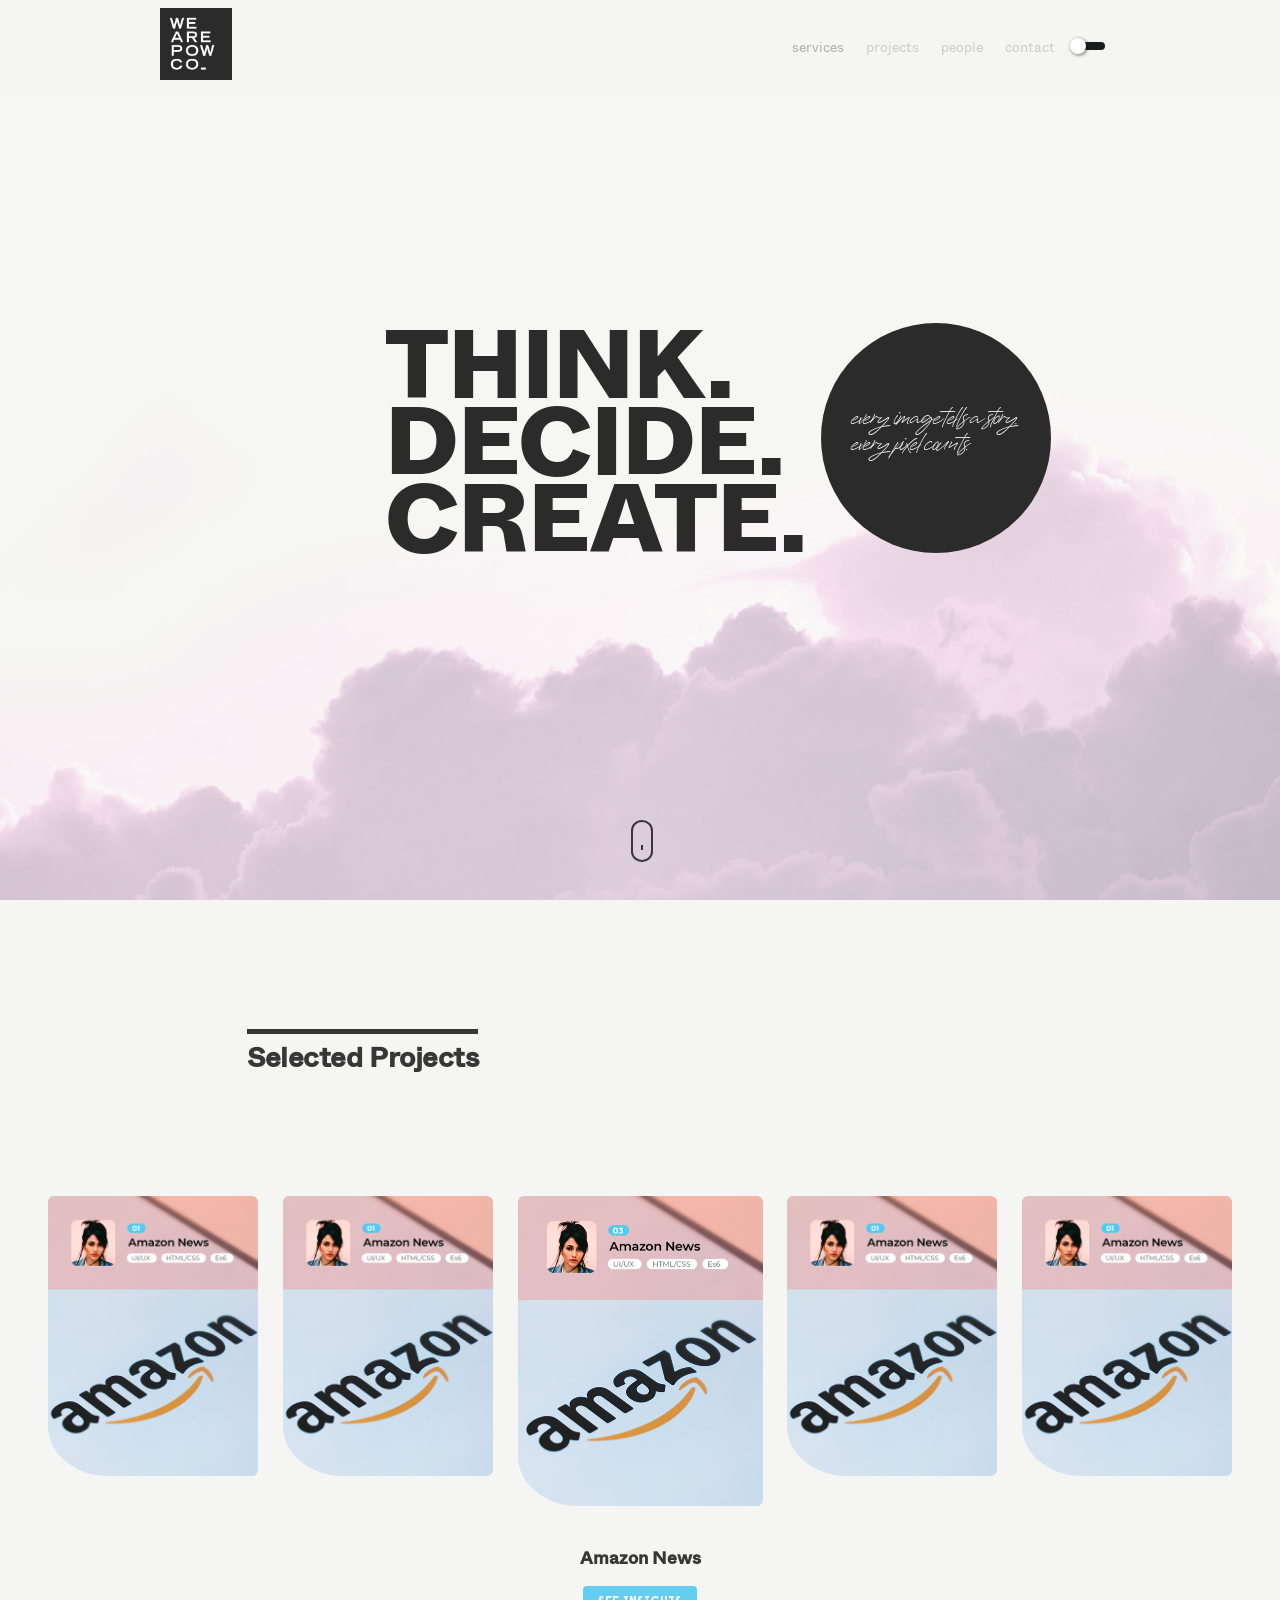
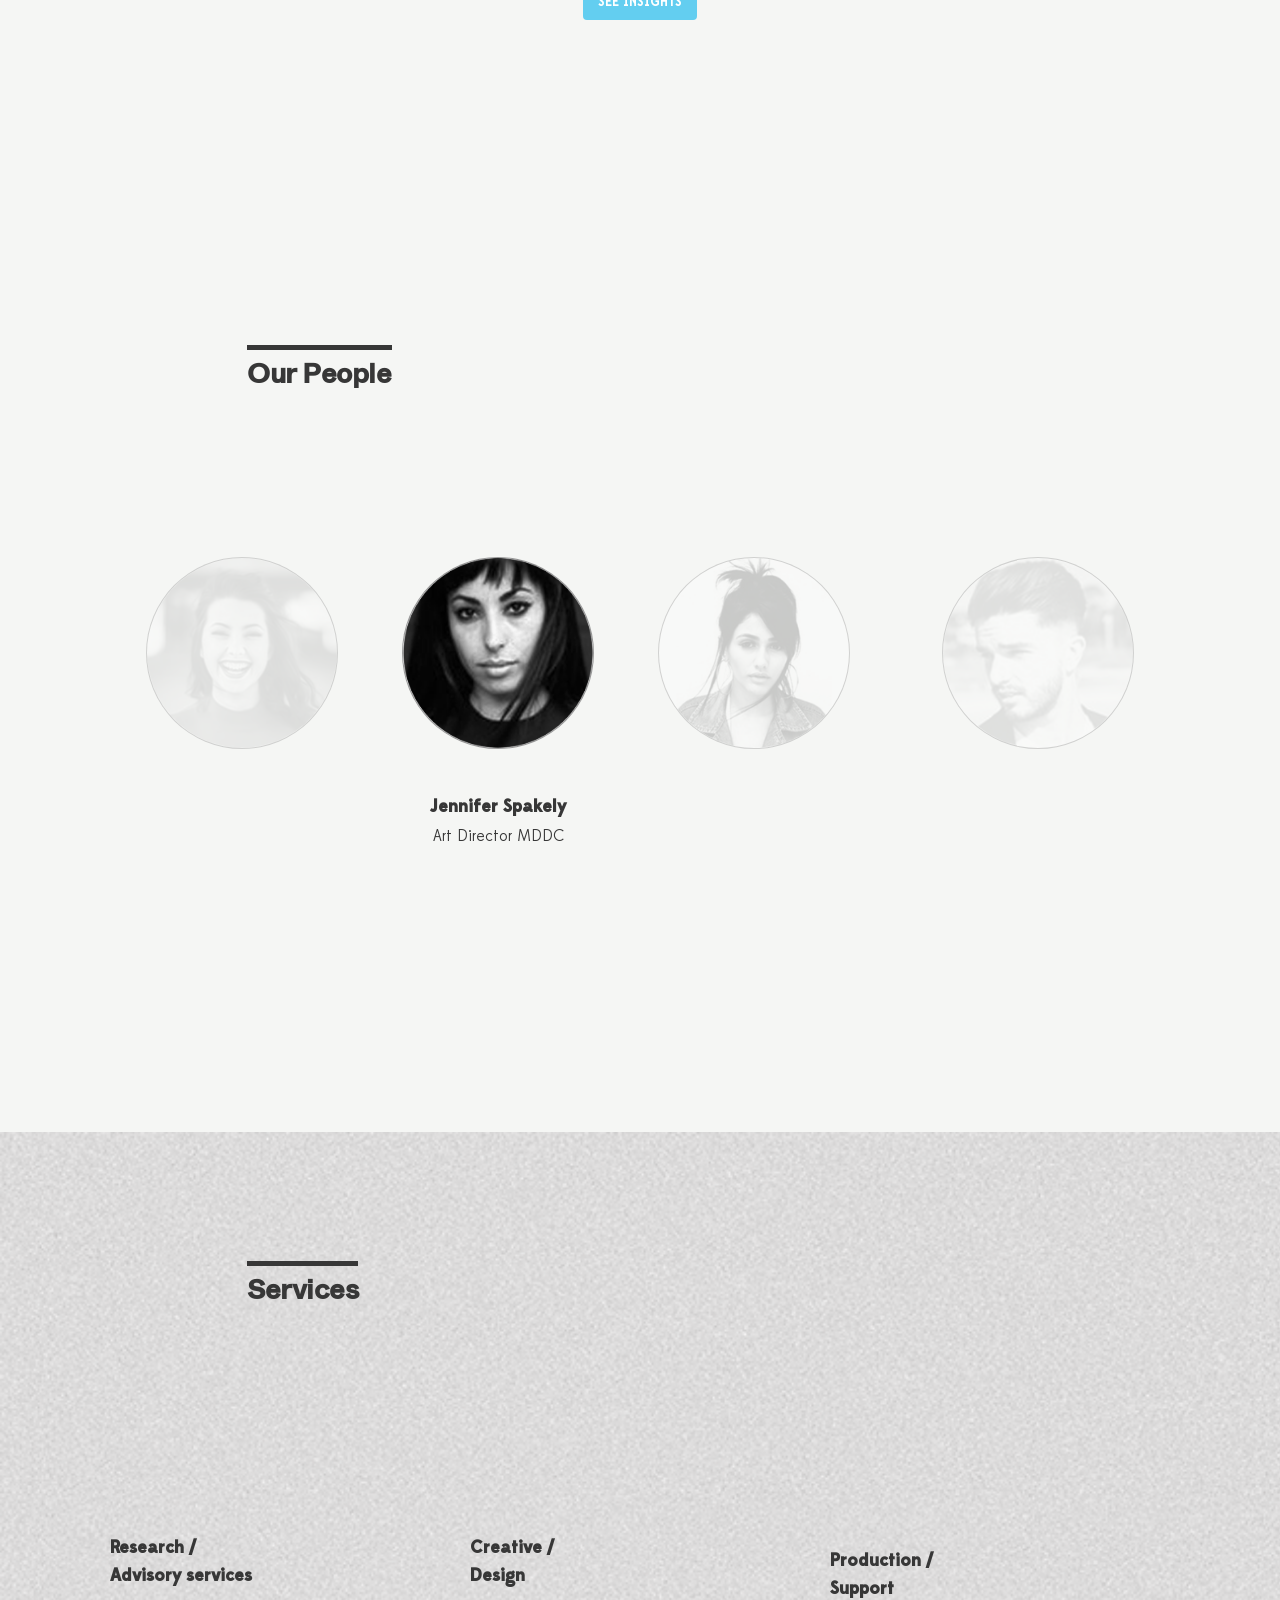
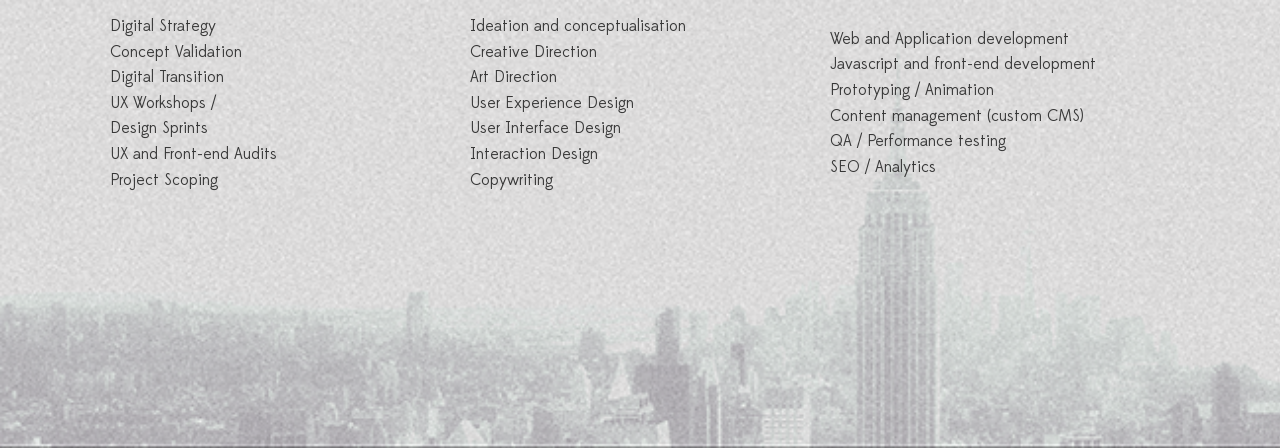
<file: index.html>
<!DOCTYPE html>
<html>
  <head>
      <meta charset="UTF-8">
      <meta http-equiv="X-UA-Compatible" content="IE=edge,chrome=1">
      <meta name="viewport" content="width=device-width,initial-scale=1">
      <title>Jeremy Dowe | Portfolio</title>
      <meta name="author" content="jeremy dowe">
      <meta name="description" content="wearepow.co portfolio website">
      <meta name="keywords" content="keywords,here">
      <link rel="stylesheet" href="css/normalize.css" type="text/css">
      <link href="https://fonts.googleapis.com/css?family=Montserrat:300,500,600,700,&display=swap" rel="stylesheet">
      <link rel="stylesheet" href="css/base.css">
      <link rel="stylesheet" media="screen and (min-width: 1280px)" href="css/desktop.css">
      <link rel="stylesheet" media="screen and (min-width: 769px) and (max-width: 1279px)" href="css/tablet.css">
      <link rel="stylesheet" media="screen and (min-width: 414px) and (max-width: 768px)" href="css/mobile-large.css">
      <link rel="stylesheet" media="screen and (min-width: 0px) and (max-width: 413px)" href="css/mobile-small.css">
  </head>
  <body>
    <header role="banner">
      <nav role="navigation">
        <div class="wrapper">
          <a href="#" title="logotype" id="logo" class="logotype">wearepow.co</a>
          <ul role="menubar" class="navItems">
            <li role="menuitem" class="textmenuitem services"><a href="#services" title="services">services</a></li>
            <li role="menuitem" class="textmenuitem projects"><a href="#projects" title="projects">projects</a></li>
            <li role="menuitem" class="textmenuitem who"><a href="#people" title="people">people</a></li>
            <li role="menuitem" class="textmenuitem enquires"><a href="#contact" title="contact">contact</a></li>
          </ul>
          <form class="darkMode" method="GET" action="">
            <div class="OnOffSwitch">
                <input type="checkbox" name="dark_mode" class="OnOffSwitchCheckbox" id="myOnOffSwitch">
                <label class="OnOffSwitchLabel" for="myOnOffSwitch"></label>
            </div>
            <label for="myOnOffSwitch" class="darkModeLabel">Dark Mode</label>
          </form>
        </div>
      </nav>
    </header>
    <main>
      <section class="viewport">
        <section class="mainBanner">
          <div class="mainBannerHeading">
            <h1>
                Think.<br>
                Decide.<br>
                Create.<br>
            </h1>
            <h2>
                Every Image Tells A Story.<br>
                Every Pixel Counts.
            </h2>
          </div>
          <div class="moveDownDesktop">
            <span class="mouseWheel"></span>
          </div>
        </section>
      </section>
      <a name="projects"></a>
      <section class="viewport mainView">
        <div class="wrapper">
          <h3 class="sectionHeaderContainer">
            <span aria-title="Section Header - Selected Projects">Selected Projects</span>
          </h3>
        </div>
        <ul class="cards">
          <li class="card">
            <div class="projectCard"></div>
          </li>
          <li class="card">
            <div class="projectCard"></div>
          </li>
          <li class="card cardActive">
            <div class="projectCard"></div>
            <h4>Amazon News</h4>
            <a href="#" class="seeInsightsBtn">See Insights</a>
          </li>
          <li class="card">
            <div class="projectCard"></div>
          </li>
          <li class="card">
            <div class="projectCard"></div>
          </li>
        </ul>
      </section>
      <a name="people"></a>
      <section class="viewport peopleView">
        <div class="wrapper">
          <h3 class="sectionHeaderContainer">
            <span aria-title="Section Header - Our People">Our People</span>
          </h3>
        </div>
        <ol class="peopleCircles">
          <li>
            <span class="circle"></span>
          </li>
          <li>
            <span class="circle"></span>
            <h4>Jennifer Spakely</h4>
            <p>Art Director MDDC</p>
          </li>
          <li>
            <span class="circle"></span>
          </li>
          <li>
            <span class="circle"></span>
          </li>
        </ol>
      </section>
      <a name="services"></a>
      <section class="viewport servicesView">
        <div class="wrapper">
          <h3 class="sectionHeaderContainer">
            <span aria-title="Section Header - Our Services">Services</span>
          </h3>
        </div>
        <ul class="servicesList">
          <li class="servicesListCol">
            <h4>Research /<br>Advisory services</h4>
            Digital Strategy<br>
            Concept Validation<br>
            Digital Transition<br>
            UX Workshops /<br>
            Design Sprints<br>
            UX and Front-end Audits<br>
            Project Scoping<br>
          </li>
          <li class="servicesListCol">
            <h4>Creative /<br>Design</h4>
            Ideation and conceptualisation<br>
            Creative Direction<br>
            Art Direction<br>
            User Experience Design<br>
            User Interface Design<br>
            Interaction Design<br>
            Copywriting<br>
          </li>
          <li class="servicesListCol">
            <h4>Production /<br>Support</h4>
            Web and Application development<br>
            Javascript and front-end development<br>
            Prototyping / Animation<br>
            Content management (custom CMS)<br>
            QA / Performance testing<br>
            SEO / Analytics<br>
          </li>
        </ul>
      </section>
    </main>
    <footer class="viewport" role="contentinfo"></footer>
    <script src="js/main.js" async defer></script>
  </body>
</html>
</file>
<file: css/base.css>
:root {
  --bgcolor: rgb(245,246,244);
  --textcolor: rgb(55,55,55);
  --footerbgcolor: rgb(55,55,55);
  --footertextcolor: rgb(251,251,251);
  --menuitemtextcolor: rgb(204,204,203);
  --menuitemactivecolor: rgb(177,178,176);
  --mainViewHeadingColor: rgb(55,55,55);
  --mainviewbgcolor: rgb(245,246,244);
  --desktopbannerbg: url('../img/banner-desktop-light.jpg');
  --servicesviewbg: url('../img/services-background.png');
  --mainbannerheaderbgcolor: rgb(43,43,43);
  --logotypesprite_y: 0;
  --textshadow: rgba(54,54,54,0.5);
}

body {
  font-family: 'Whyte Book', Arial, Helvetica, sans-serif;
  font-size: 1em;
  line-height: 1.4;
  padding: 0;
  margin: 0;
  position: relative;
  background-color: var(--bgcolor);
  color: var(--textcolor);
}

@supports (background-color: var(--bgcolor)) {
    body[data-theme=dark] {
      --bgcolor: rgb(45,46,44);
      --textcolor: rgb(235,235,235);
      --footerbgcolor: rgb(23,23,23);
      --footertextcolor: rgb(205,205,205);
      --menuitemtextcolor: rgb(255,254,253);
      --menuitemactivecolor: rgb(212,212,212);
      --mainViewHeadingColor: rgb(55,55,55);
      --mainviewbgcolor: rgb(45,46,44);
      --desktopbannerbg: url('../img/banner-desktop-dark.jpg');
      --servicesviewbg: url('../img/services-background-dark.png');
      --mainbannerheaderbgcolor: rgb(255,254,253);
      --logotypesprite_y: -72px;
      --textshadow: rgba(254,254,254,0.5);
    }
}

@font-face {
  font-family: 'Whyte Heavy';
  src:  url('../fonts/whyte/WhyteTrial-Heavy.woff2') format('woff2'),
        url('../fonts/whyte/WhyteTrial-Heavy.woff') format('woff');
}

@font-face {
  font-family: 'Whyte Medium';
  src:  url('../fonts/whyte/WhyteTrial-Medium.woff2') format('woff2'),
        url('../fonts/whyte/WhyteTrial-Medium.woff') format('woff');
}

@font-face {
  font-family: 'Whyte Book';
  src:  url('../fonts/whyte/WhyteTrial-Book.woff2') format('woff2'),
        url('../fonts/whyte/WhyteTrial-Book.woff') format('woff');
}

@font-face {
  font-family: 'Edmondsans Bold';
  src:  url('../fonts/edmondsans/Edmondsans-Bold.woff2') format('woff2'),
        url('../fonts/edmondsans/Edmondsans-Bold.woff') format('woff');
}

@font-face {
  font-family: 'Edmondsans Regular';
  src:  url('../fonts/edmondsans/Edmondsans-Regular.woff2') format('woff2'),
        url('../fonts/edmondsans/Edmondsans-Regular.woff') format('woff');
}

@font-face {
  font-family: 'Silverline';
  src:  url('../fonts/silverline/silverline-script.woff2') format('woff2'),
        url('../fonts/silverline/silverline-script.woff') format('woff');
}

main, .viewport {
  height: 100%;
  min-height: 100%;
  scroll-behavior: smooth;
}

/* Reset */

p {
  padding: 0;
  margin: 0;
}

a, a:visited, button {
  outline: none;
}

/* Header Viewport */

[role=navigation] {
  position: absolute;
  height: 80px;
  padding: 0.5em 0;
  font-size: 16px;
  z-index: 1000;
  background-color: rgba(0,0,0,0);
}

[role=navigation].sticky {
  background-color: var(--bgcolor);
  transition: all 1.1s ease-out;
  z-index: 1000;
}

.wrapper {
  position: relative;
}

[role=menu] {
  position: absolute;
  right: 0px;
  top: -12px;
  display: none;
}

nav ul.navItems {
  float: right;
  list-style: none;
  display: inline-flex;
  flex: auto;
  flex-direction: row;
  font-size: 14px;
  margin: 0 65px 0 0;
  padding: 0 0 0 28px;
}

[role=menuitem] {
  align-items: flex-start;
  flex: 1;
  order: 1;
  padding-left: 22px;
  text-align: right;
  line-height: 5.6;
}

[role=menuitem] a {
  text-decoration: none;
  font-family: 'Whyte Book', sans-serif;
  color: var(--menuitemtextcolor);
}

[role=menuitem]:first-child a {
  color: var(--menuitemactivecolor);
}

nav a.logotype {
  font-family: 'Whyte Medium', sans-serif;
  color: var(--textcolor);
  font-weight: normal;
  text-align: left;
  display: inline-block;
  padding-left: 0px;
  text-transform: lowercase;
  font-size: 18px;
  line-height: 2;
  text-decoration: none;
  text-indent: -999px;
  width: 72px;
  height: 72px;
  overflow: hidden;
  -webkit-filter: blur(6px);
  filter: blur(6px);
  opacity: 0.6;
  background-image: url('../img/logo-sprite.png');
  background-position-x: left;
  background-position-y: var(--logotypesprite_y);
  background-repeat: no-repeat;
  background-size: cover;
  transition: filter 0.18s ease-in;
}

nav a#logo > .sharpen {
  -webkit-filter: blur(0px);
  filter: blur(0px);
  transition: all 0.08s ease-in-out;
}

.mainBanner {
  height: 100vh;
  background-image: var(--desktopbannerbg);
  background-position: center 0px;
  background-size: cover;
  background-repeat: no-repeat;
  background-color: #0e2b3b;
  cursor: pointer;
  transition: all 0.25s ease-out;
}

.mainBannerHeading {
  display: flex;
  position: absolute;
  height: auto;
  top: 325.87px;
  left: 50%;
  z-index: 0;
  zoom: 1;
  margin-left: -270px;
  text-align: left;
  padding-top: 1.8vw;
  color: var(--mainbannerheaderbgcolor);
  transition: top 1.5s ease-in-out;
}

.mainBannerHeading h1 {
  font-family: 'Whyte Heavy', sans-serif;
  text-transform: uppercase;
  font-weight: 600;
  letter-spacing: -1px;
  font-size: 600%;
  line-height: 80%;
  direction: ltr;
  margin: 0;
  padding: 0 15px;
  flex-direction: row;
}

.mainBannerHeading h2 {
  font-family: 'Silverline', sans-serif;
  text-transform: lowercase;
  font-weight: 300;
  letter-spacing: -1.4px;
  font-size: 180%;
  line-height: 90%;
  direction: ltr;
  margin: 0;
  padding: 80px 5px 0 30px;
  flex-direction: row;
  font-variant-ligatures: normal;
  width: 195px;
  height: 150px;
  background-color: var(--mainbannerheaderbgcolor);
  color: var(--mainviewbgcolor);
  border-radius: 100%;
  white-space: normal;
}

/* Mouse and Mouse Wheel */

.moveDownDesktop {
  height: 38px;
  width: 18px;
  border: 2px solid var(--textcolor);
  border-top-left-radius: 50% 25%;
  border-top-right-radius: 50% 25%;
  border-bottom-left-radius: 50% 25%;
  border-bottom-right-radius: 50% 25%;
  position: absolute;
  z-index: 100;
  top: calc(100vh - 80px);
  left: 50%;
  margin-left: -9px;
}

@keyframes mouseWheelMover {
  0% {
    margin-top: -3px;
  }
  50% {
    margin-top: -1px;
    opacity: 0.4;
  }
  100% {
    margin-top: -3px;
  }
}

.moveDownDesktop .mouseWheel {
  width: 2px;
  height: 5px;
  background: var(--textcolor);
  display: block;
  position: absolute;
  z-index: 100;
  bottom: 10px;
  margin-top: -3px;
  left: 50%;
  margin-left: -1px;
  animation: mouseWheelMover 1.5s infinite;
}

/* Main Viewport */

.mainView {
  background-color: var(--mainviewbgcolor);
  scroll-behavior: smooth;
}

.viewport {
  min-height: 100%;
  cursor: pointer;
  position: relative;
}

.mainView .wrapper {
  cursor: pointer;
}

.servicesView {
  background-image: var(--servicesviewbg);
  background-position: left bottom;
  background-repeat: no-repeat;
  background-size: cover;
  scroll-behavior: smooth;
}

/* Section Headings */
section .wrapper h3 {
  font-family: 'Whyte Medium', sans-serif;
  font-size: 28px;
  letter-spacing: -0.45px;
  margin-left: calc(1.5em + 45px);
  line-height: 8;
  cursor: pointer;
}

section .wrapper h3 span {
  border-top: 5.75px solid var(--textcolor);
}

.mainView .wrapper p {
  margin-left: 0;
  padding-left: calc(1.75em + 45px);
  /*margin-top: 1em;
  margin-bottom: 1em;*/
  cursor: pointer;
}

.mainView .cards {
  display: flex;
  flex-direction: row;
  align-items: center;
  justify-content: space-between;
  list-style: none;
  margin: 0 auto;
  padding: 0;
  /*padding-top: 1em;*/
  cursor: pointer;
  min-height: 50%;
  width: 1280px;
}

.mainView .cards .card {
  flex-grow: 1;
  flex-shrink: 1;
  flex-basis: 30ch;
  align-self: flex-start;
  align-items: center;
  align-content: stretch;
  vertical-align: baseline;
  max-width: 210px;
  height: 100%;
}

.mainView .cards .cardActive {
  max-width: 245px;
}

.mainView .cards .card .projectCard {
  width: 210px;
  height: 280px;
  flex-grow: 3;
  flex-shrink: 3;
  flex-basis: 30ch;
  background-color: rgb(239, 84, 84);
  border-radius: 6px;
  border-bottom-left-radius: 60px 50px;
  background-image: url('../img/notselected-project-card.png');
  background-repeat: no-repeat;
  background-position: center center;
  background-size: cover;
  text-align: center;
}

a.seeInsightsBtn {
  font-size: 10px;
  color: white;
  background-color: rgb(99,206,240);
  text-decoration: none;
  text-transform: uppercase;
  display: inline-block;
  width: auto;
  border-radius: 4px;
  padding: 10px 15px;
}

.mainView .cards .card:first-child {
  margin-left: 3em;
}

.mainView .cards .card:last-child {
  margin-right: 3em;
}

.mainView .cards .card:nth-child(2),
.mainView .cards .card:nth-child(4) {
  margin-left: 1.25em;
  margin-right: 1.25em;
}

.mainView .cards .cardActive .projectCard {
  width: 245px;
  height: 310px;
  background-image: url('../img/selected-project-card.png');
  background-repeat: no-repeat;
  background-position: center center;
  background-size: cover;
}

.mainView .cards .cardActive h4 {
  font-family: 'Whyte Medium', sans-serif;
  font-size: 110%;
  margin: 40px 0 5px 0;
  padding: 0;
}

.mainView .cards .cardActive a.seeInsightsBtn {
  font-family: 'Edmondsans Bold', sans-serif;
  font-size: 80%;
  line-height: 110%;
  margin: 10px 0;
}

/* People Circles */

ol.peopleCircles {
  display: flex;
  flex-direction: row;
  align-items: center;
  align-content: center;
  justify-content: space-between;
  list-style: none;
  margin: 0 auto;
  overflow: hidden;
  padding: 0;
  cursor: pointer;
  min-height: 50%;
  max-width: 1080px;
}

ol.peopleCircles li {
  flex-grow: 1;
  flex-shrink: 1;
  flex-basis: 30ch;
  height: 40vh;
  padding: 0px 5px;
  margin: 0 5px;
  text-align: center;
}

ol.peopleCircles li:nth-child(2){
  flex-grow: 2;
  flex-shrink: 2;
  flex-basis: 30ch;
  padding: 5px 10px;
}

ol.peopleCircles li span {
  width: 190px;
  height: 190px;
  border-radius: 100%;
  display: inline-block;
  background-color: white;
  background-size: contain;
  background-repeat: no-repeat;
  border: 1px solid var(--textshadow);
}

ol.peopleCircles li:nth-child(1) span {
  background-image: url('../img/circle-01.png');
  filter: opacity(0.4);
}

ol.peopleCircles li:nth-child(2) span {
  background-image: url('../img/circle-02.png');
}

ol.peopleCircles li:nth-child(3) span {
  background-image: url('../img/circle-03.png');
  filter: opacity(0.4);
}

ol.peopleCircles li:nth-child(4) span {
  background-image: url('../img/circle-04.png');
  filter: opacity(0.4);
}

ol.peopleCircles li h4 {
  font-family: 'Edmondsans Bold', sans-serif;
  font-size: 110%;
  margin: 40px 0 5px 0;
  padding: 0;
}

/* Services & 3 columns */

ul.servicesList {
  display: flex;
  flex-direction: row;
  align-items: center;
  align-content: center;
  justify-content: space-between;
  list-style: none;
  margin: 0 auto;
  overflow: hidden;
  padding: 0;
  cursor: pointer;
  min-height: 50%;
  max-width: 1080px;
}

ul.servicesList li {
  flex: 1;
  flex-grow: 1;
  flex-shrink: 1;
  flex-basis: 30ch;
  line-height: 1.6;
  padding: 0px 5px;
  margin: 0 5px;
  text-align: left;
}

ul.servicesList li h4 {
  font-family: 'Edmondsans Bold', sans-serif;
  font-size: 110%;
}

/* Dark Mode Switch */

.darkMode {
  display: block;
  position: absolute;
  top: 25px;
  right: -4%;
  width: 85px;
}

.darkModeLabel {
  font-size: 0.785em;
  line-height: 1.4;
  height: 35px;
  margin: 0em 0 0 1em;
  vertical-align: top;
  color: #777;
  display: inline-flex;
  visibility: hidden;
}

.OnOffSwitch {
    width: 3em;
    display: inline-block;
    -webkit-user-select:none;
    -moz-user-select:none;
    -ms-user-select: none;
}

.OnOffSwitchCheckbox {
    display: none;
}

.OnOffSwitchLabel {
    display: block;
    overflow: hidden;
    cursor: pointer;
    height: 8px;
    width: 32px;
    padding: 0;
    line-height: 1.4;
    top: 5px;
    margin-top: 0;
    border: none;
    border-radius: 20px;
    background-color: #1c1d1d;
    vertical-align: top;
    transition: all 0.1s ease-in;
}

.OnOffSwitchLabel:before {
    content: "";
    vertical-align: top;
    display: block;
    width: 16px;
    height: 16px;
    background: #fff;
    position: absolute;
    top: 50%;
    bottom: 0;
    margin-top: -24px;
    right: 72px;
    border: none;
    border-radius: 20px;
    transition: all 0.1s ease-in 0s;
    box-shadow: 1px 1px 3px 1px rgba(22,22,22,0.4);
}
.OnOffSwitchCheckbox:checked + .OnOffSwitchLabel {
    background-color: rgb(209, 84, 84);
}
.OnOffSwitchCheckbox:checked + .OnOffSwitchLabel, .OnOffSwitchCheckbox:checked + .OnOffSwitchLabel:before {
   border-color: rgba(200, 74, 74, 0.8);
}
.OnOffSwitchCheckbox:checked + .OnOffSwitchLabel:before {
    right: 50px;
}

/* Footer */

footer {
  font-family: 'Montserrat', sans-serif;
  background-color: var(--footerbgcolor);
  color: var(--footertextcolor);
  font-weight: 300;
  position: absolute;
  display: block;
  bottom: 0;
  width: 100%;
  height: 100vh;
  padding-top: 32px;
  text-align: center;
  vertical-align: middle;
}

footer span {
  font-family: 'Montserrat', sans-serif;
  font-weight: 600;
}
</file>
<file: css/desktop.css>
/* Banner Viewport -- Desktop */

.viewport {
  position: relative;
  display: block;
  font-family: 'Edmondsans Regular', sans-serif;
  font-weight: normal;
  font-size: 1em;
  padding: 0;
  margin: 0;
}

.mainView, .peopleView, .servicesView {
  padding-top: 1em; /* Unexpected BoxHack Bug */
  height: 100vh; /* set the height of the sections to 100 viewport */
}

[role=navigation] {
  background-color: var(--headerbg);
  position: absolute;
  width: 100%;
}

.navItems {
  display: flex;
  align-items: center;
  flex-direction: row;
}

[role=menu] {
  display: none;
}

.wrapper {
  width: 960px;
  margin: 0 auto;
}

.mainView .cards {
  width: 1280px;
  margin: 0 auto;
  text-align: center;
}

/* Main Viewport -- Desktop */
</file>
<file: css/tablet.css>
/* Banner Viewport -- Tablet */

body {
  background-color: white;
}

.viewport {
  position: relative;
  display: block;
  font-family: 'Edmondsans Regular', sans-serif;
  font-weight: normal;
  font-size: 1em;
  padding: 0;
  margin: 0;
}

[role=navigation] {
  position: absolute;
  width: 100%;
}

[role=navigation] ul.navItems {
  display: none;
}

[role=menu] {
  display: block;
}

.wrapper {
  width: 100%;
  margin: 0 auto;
}

section .wrapper h3 {
  width: auto;
  padding-left: 0;
  margin-left: 18%;
  line-height: 6;
}

.darkMode {
  right: 0;
}

section.peopleView { margin-bottom: -30px; }

section.mainView {
  background-color: white;
}

section.peopleView {
  background-color: var(--bgcolor);
}

body[data-theme=dark] section.mainView .wrapper h3 span {
  border-top: 5.75px solid var(--mainViewHeadingColor);
}

body section.mainView .wrapper h3 span {
  border-top: 5.75px solid var(--mainViewHeadingColor);
}

body section.mainView .wrapper h3.sectionHeaderContainer span {
  color: var(--mainViewHeadingColor);
}

body[data-theme=dark] section.mainView .wrapper h3.sectionHeaderContainer {
  color: var(--mainViewHeadingColor);
}

/* Header */

.mainBannerHeading h1 {
  font-family: 'Whyte Heavy', sans-serif;
  text-transform: uppercase;
  font-weight: 600;
  letter-spacing: -1px;
  font-size: 500%;
  line-height: 80%;
  direction: ltr;
  margin: 0;
  padding: 0 15px;
  flex-direction: row;
}

.mainBannerHeading h2 {
  font-family: 'Silverline', sans-serif;
  text-transform: lowercase;
  font-weight: 300;
  letter-spacing: -1.4px;
  font-size: 140%;
  line-height: 80%;
  direction: ltr;
  margin: 0;
  padding: 80px 5px 0 30px;
  flex-direction: row;
  font-variant-ligatures: normal;
  width: 155px;
  height: 110px;
  background-color: var(--mainbannerheaderbgcolor);
  color: var(--mainviewbgcolor);
  border-radius: 100%;
  white-space: normal;
}

/* Main Viewport -- Mobile */

.mainView .cards {
  display: flex;
  flex-direction: column;
  align-items: center;
  justify-content: space-between;
  list-style: none;
  margin: 0 auto;
  padding: 0;
  /*padding-top: 1em;*/
  cursor: pointer;
  min-height: 550px;
  width: auto;
}

.mainView .card {
  flex: 1;
  height: auto;
  width: 245px;
  position: absolute;
}

.mainView .cardActive {
  position: absolute;
  z-index: 10;
  left: 33ch;
}

.mainView .cards .card:first-child,
.mainView .cards .card:nth-child(2),
.mainView .cards .card:nth-child(4),
.mainView .cards .card:last-child {
  margin-left: 0;
  margin-right: 0;
  left: 33ch;
}

/* People Circles */

ol.peopleCircles {
  flex-direction: column;
}

ol.peopleCircles li {
  flex: 1;
  flex-grow: 1;
  flex-shrink: 1;
  flex-basis: 15ch;
  height: auto;
}

ol.peopleCircles li:nth-child(2) {
  height: auto;
  flex-basis: 15ch;
}

ol.peopleCircles li span {
  width: 120px;
  height: 120px;
}

/* Services & 3 columns */

ul.servicesList {
  display: flex;
  flex-direction: row;
  align-items: center;
  align-content: center;
  justify-content: space-between;
  list-style: none;
  margin: 0 auto;
  overflow: hidden;
  padding: 0;
  cursor: pointer;
  min-height: 550px;
  max-width: 100%;
}
</file>
<file: css/mobile-large.css>
/* Banner Viewport -- Mobile Large */

body {
  background-color: white;
}

.viewport {
  position: relative;
  display: block;
  font-family: 'Edmondsans Regular', sans-serif;
  font-weight: normal;
  font-size: 1em;
  padding: 0;
  margin: 0;
}

a.logotype {
  margin-left: 10px;
  margin-top: 4px;
}

[role=navigation] {
  position: absolute;
  width: 100%;
}

[role=navigation] ul.navItems {
  display: none;
}

[role=menu] {
  display: block;
}

.mainBannerHeading {
  flex-direction: column;
  font-variant-ligatures: normal;
  margin-left: -135px;
}

.mainBannerHeading h1 {
  font-size: 400%;
  padding: 0 5px;
}

.mainBannerHeading h2 {
  width: auto;
  background: none;
  color: var(--textcolor);
  font-size: 200%;
  line-height: 80%;
  padding: 10px 5px;
}

.wrapper {
  width: 100%;
  margin: 0 auto;
}

section .wrapper h3 {
  width: auto;
  padding-left: 0;
  margin-left: 18%;
  line-height: 6;
}

.darkMode {
  right: 0;
}

section.mainView {
  background-color: white;
}

section.peopleView {
  background-color: var(--bgcolor);
}

body[data-theme=dark] section.mainView .wrapper h3 span {
  border-top: 5.75px solid var(--mainViewHeadingColor);
}

body section.mainView .wrapper h3 span {
  border-top: 5.75px solid var(--mainViewHeadingColor);
}

body section.mainView .wrapper h3.sectionHeaderContainer span {
  color: var(--mainViewHeadingColor);
}

body[data-theme=dark] section.mainView .wrapper h3.sectionHeaderContainer {
  color: var(--mainViewHeadingColor);
}

/* Main Viewport -- Mobile */

.mainView .cards {
  flex-direction: column;
  justify-content: space-between;
  position: relative;
  height: 500px;
  width: 100%;
  text-align: center;
}

.mainView .card {
  flex: 1;
  height: auto;
  width: 245px;
  position: absolute;
}

.mainView .cardActive {
  position: absolute;
  z-index: 10;
  left: 8ch;
}

.mainView .cards .card:first-child,
.mainView .cards .card:nth-child(2),
.mainView .cards .card:nth-child(4),
.mainView .cards .card:last-child {
  margin-left: 0;
  margin-right: 0;
  left: 8ch;
}

/* People List */

section.peopleView {
  margin-bottom: -30px;
}

ol.peopleCircles {
  flex-direction: column;
}

ol.peopleCircles li {
  flex: 1;
  flex-grow: 1;
  flex-shrink: 1;
  flex-basis: 15ch;
  height: auto;
}

ol.peopleCircles li:nth-child(2) {
  height: auto;
  flex-basis: 25ch;
}

ol.peopleCircles li span {
  width: 120px;
  height: 120px;
}

/* Services List */

ul.servicesList {
  flex-direction: column;
  padding-bottom: 100px;
}

ul.servicesList li {
  flex: 1;
  flex-grow: 1;
  flex-shrink: 1;
  flex-basis: 15ch;
  height: auto;
  width: 100vw;
  padding-left: 90px;
}

ul.servicesList li h4 {
  line-height: 1.2;
}
</file>
<file: css/mobile-small.css>
/* Banner Viewport -- Mobile Small */

body {
  background-color: white;
}

.viewport {
  position: relative;
  display: block;
  font-family: 'Edmondsans Regular', sans-serif;
  font-weight: normal;
  font-size: 1em;
  padding: 0;
  margin: 0;
}

a.logotype {
  margin-left: 10px;
  margin-top: 4px;
}

[role=navigation] {
  position: absolute;
  width: 100%;
}

[role=navigation] ul.navItems {
  display: none;
}

[role=menu] {
  display: block;
}

.mainBannerHeading {
  flex-direction: column;
  font-variant-ligatures: normal;
  margin-left: -95px;
}

.mainBannerHeading h1 {
  font-size: 280%;
  padding: 0 5px;
}

.mainBannerHeading h2 {
  width: auto;
  background: none;
  color: var(--textcolor);
  font-size: 200%;
  line-height: 80%;
  padding: 10px 5px;
}

.wrapper {
  width: 100%;
  margin: 0 auto;
}

section .wrapper h3 {
  width: auto;
  padding-left: 0;
  margin-left: 18%;
  line-height: 6;
}

.darkMode {
  right: 0;
}

section.mainView {
  background-color: white;
}

section.peopleView {
  background-color: var(--bgcolor);
}

body[data-theme=dark] section.mainView .wrapper h3 span {
  border-top: 5.75px solid var(--mainViewHeadingColor);
}

body section.mainView .wrapper h3 span {
  border-top: 5.75px solid var(--mainViewHeadingColor);
}

body section.mainView .wrapper h3.sectionHeaderContainer span {
  color: var(--mainViewHeadingColor);
}

body[data-theme=dark] section.mainView .wrapper h3.sectionHeaderContainer {
  color: var(--mainViewHeadingColor);
}

/* Main Viewport -- Mobile */

.mainView .cards {
  flex-direction: column;
  justify-content: space-between;
  position: relative;
  height: 500px;
  width: 100%;
  text-align: center;
}

.mainView .card {
  flex: 1;
  height: auto;
  width: 245px;
  position: absolute;
}

.mainView .cardActive {
  position: absolute;
  z-index: 10;
  left: 18%;
}

.mainView .cards .card:first-child,
.mainView .cards .card:nth-child(2),
.mainView .cards .card:nth-child(4),
.mainView .cards .card:last-child {
  margin-left: 0;
  margin-right: 0;
  left: 18%;
}

/* People List */

section.peopleView {
  margin-bottom: -30px;
}

ol.peopleCircles {
  flex-direction: column;
}

ol.peopleCircles li {
  flex: 1;
  flex-grow: 1;
  flex-shrink: 1;
  flex-basis: 15ch;
  height: auto;
}

ol.peopleCircles li:nth-child(2) {
  height: auto;
  flex-basis: 25ch;
}

ol.peopleCircles li span {
  width: 120px;
  height: 120px;
}

/* Services List */

ul.servicesList {
  flex-direction: column;
  padding-bottom: 100px;
}

ul.servicesList li {
  flex: 1;
  flex-grow: 1;
  flex-shrink: 1;
  flex-basis: 15ch;
  height: auto;
  width: 100vw;
  padding-left: 90px;
}

ul.servicesList li h4 {
  line-height: 1.2;
}
</file>
